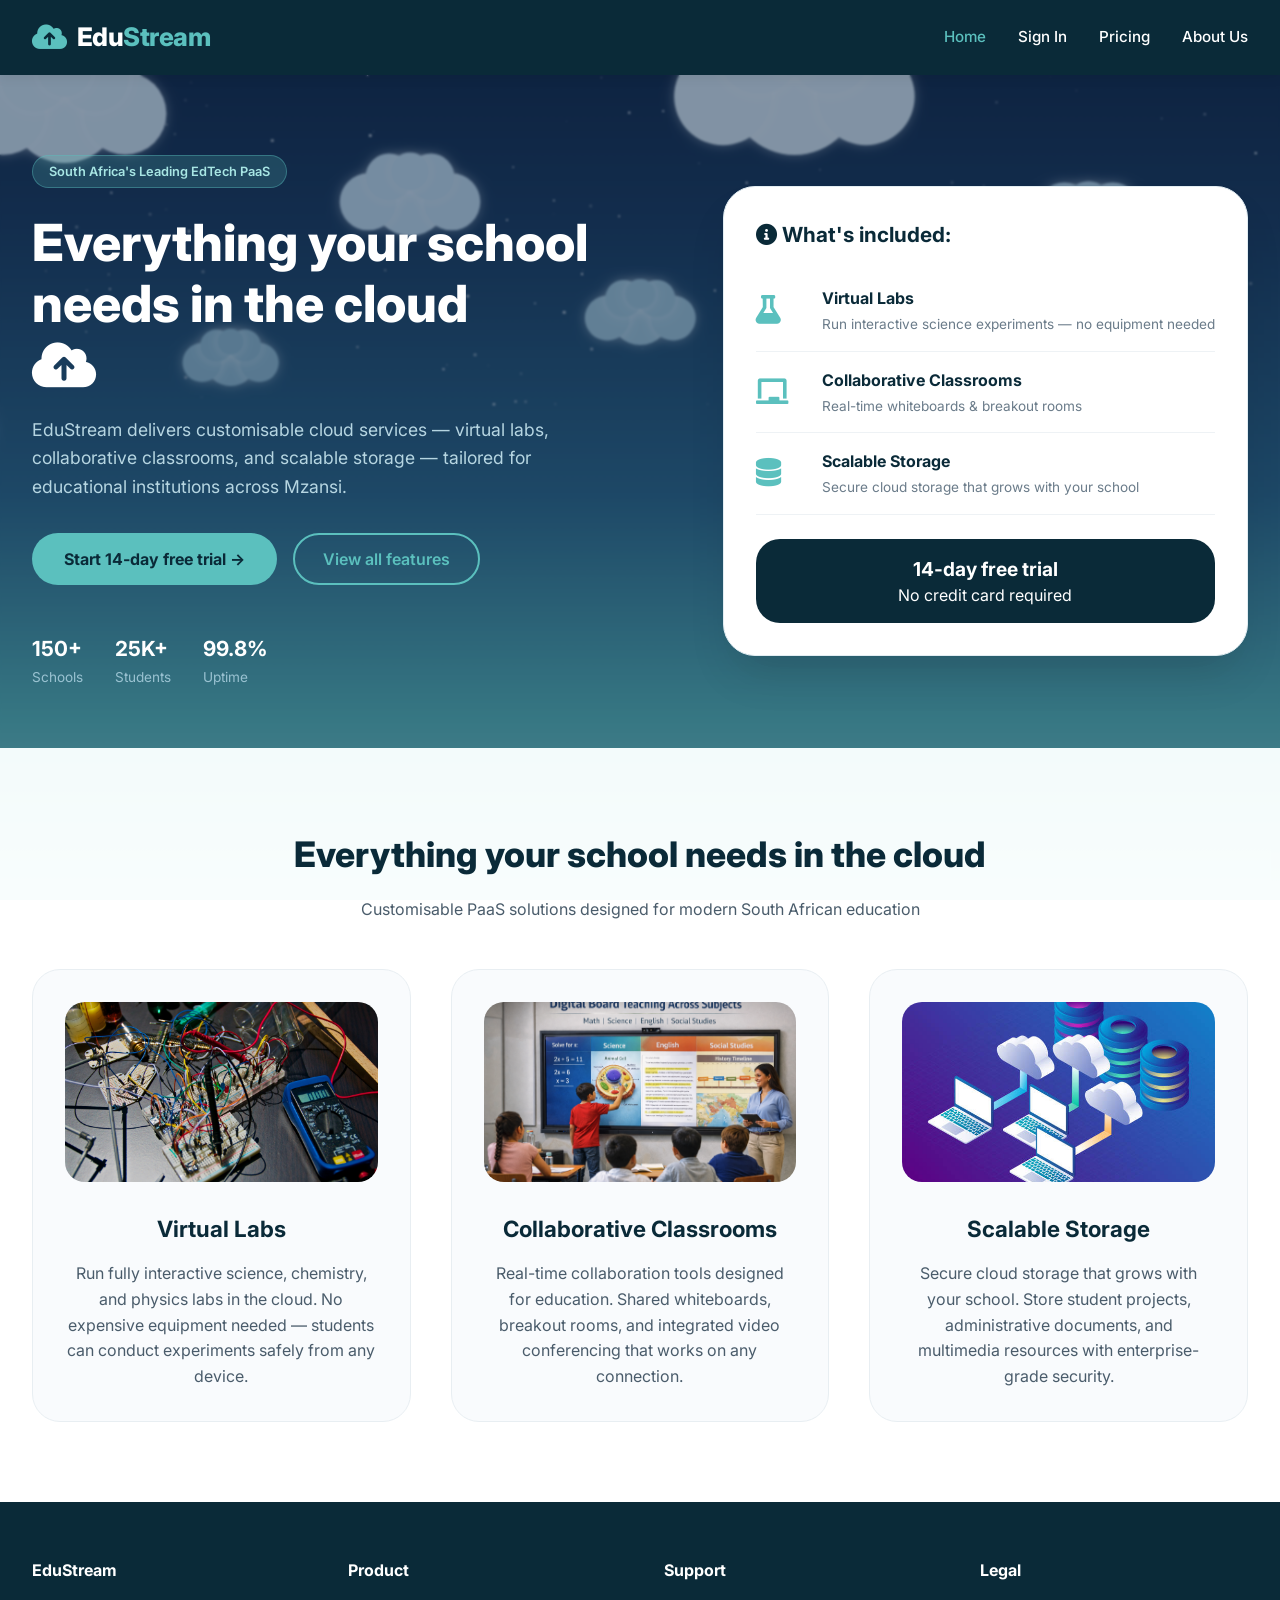
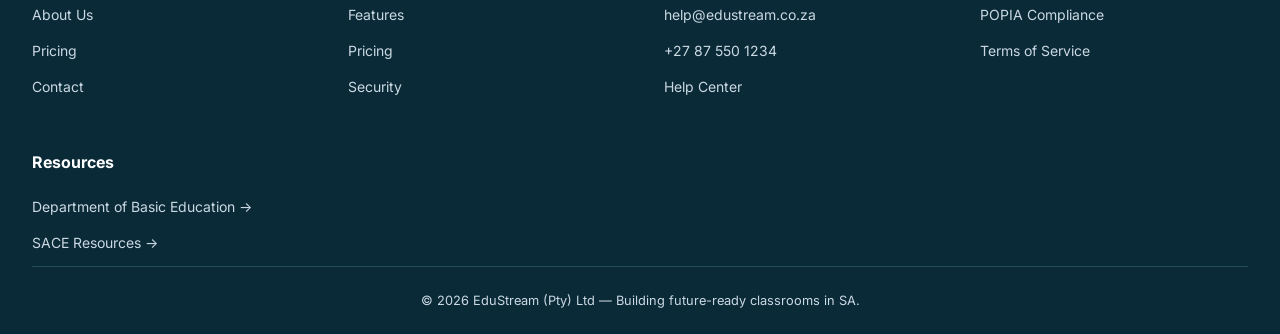
<file: index.html>
<!DOCTYPE html>
<html lang="en">
<head>
  <meta charset="UTF-8">
  <meta name="viewport" content="width=device-width, initial-scale=1.0">
  <title>EduStream — Home </title>
  <link rel="icon" type="image/png" href="Images\cloud-computing logo.png">
  <link rel="stylesheet" href="style.css">
  <link href="https://fonts.googleapis.com/css2?family=Inter:wght@300;400;500;600;700;800&display=swap" rel="stylesheet">
  <link rel="stylesheet" href="https://cdnjs.cloudflare.com/ajax/libs/font-awesome/6.0.0-beta3/css/all.min.css">
  <style>
    /* Additional styles for feature images - add to style.css */
    .feature-card {
      background: #f9fbfd;
      padding: 32px;
      border-radius: 28px;
      transition: all 0.3s ease;
      border: 1px solid #e8eef2;
      text-align: center;
      overflow: hidden;
    }

    .feature-image {
      width: 100%;
      height: 180px;
      object-fit: cover;
      border-radius: 20px;
      margin-bottom: 24px;
      transition: all 0.3s ease;
    }

    .feature-card:hover {
      transform: translateY(-6px);
      background: #0A2A38;
      border-color: #5bc0be;
    }

    .feature-card:hover .feature-image {
      transform: scale(1.02);
      box-shadow: 0 10px 25px -5px rgba(0,0,0,0.2);
    }

    .feature-card:hover h3,
    .feature-card:hover p {
      color: white;
    }

    .feature-card h3 {
      font-size: 1.4rem;
      margin-bottom: 16px;
      color: #0A2A38;
      transition: color 0.2s;
    }

    .feature-card p {
      color: #4a5c6b;
      line-height: 1.6;
      transition: color 0.2s;
    }
  </style>
</head>
<body>

  <!-- Animated cloud sky background -->
  <canvas id="skyBg" style="position:fixed;top:0;left:0;width:100%;height:100%;z-index:0;pointer-events:none;"></canvas>
  <script>
    (function() {
      const canvas = document.getElementById('skyBg');
      const ctx = canvas.getContext('2d');
      let W, H, clouds, stars;

      function resize() {
        W = canvas.width = window.innerWidth;
        H = canvas.height = window.innerHeight;
        drawStars();
      }

      function drawStars() {
        stars = [];
        for (let i = 0; i < 120; i++) {
          stars.push({
            x: Math.random() * W,
            y: Math.random() * H * 0.45,
            r: Math.random() * 1.3 + 0.3,
            a: Math.random() * 0.8 + 0.2
          });
        }
      }

      function createClouds() {
        clouds = [
          {x:W*0.05, y:H*0.12, s:55, speed:0.22, color:'#ddeef8'},
          {x:W*0.32, y:H*0.22, s:38, speed:0.14, color:'#cce5f4'},
          {x:W*0.62, y:H*0.10, s:65, speed:0.28, color:'#e2f1f9'},
          {x:W*0.85, y:H*0.26, s:44, speed:0.18, color:'#bbdaec'},
          {x:W*0.50, y:H*0.35, s:30, speed:0.10, color:'#a8cedf'},
          {x:W*0.18, y:H*0.40, s:26, speed:0.08, color:'#97c2d6'},
          {x:W*0.78, y:H*0.42, s:32, speed:0.12, color:'#88b8cc'},
          {x:W*1.15, y:H*0.18, s:50, speed:0.20, color:'#d0e8f5'},
        ];
      }

      function drawCloudShape(x, y, s, color) {
        const puffs = [
          [0, 0, s],
          [s*1.1, s*0.1, s*0.75],
          [-s*1.1, s*0.1, s*0.75],
          [s*0.55, -s*0.55, s*0.62],
          [-s*0.55, -s*0.55, s*0.62],
          [0, -s*0.7, s*0.5]
        ];
        ctx.fillStyle = color;
        ctx.shadowColor = 'rgba(255,255,255,0.4)';
        ctx.shadowBlur = 12;
        puffs.forEach(([px, py, pr]) => {
          ctx.beginPath();
          ctx.arc(x + px, y + py, pr, 0, Math.PI * 2);
          ctx.fill();
        });
        ctx.shadowBlur = 0;
      }

      function drawSky() {
        const grad = ctx.createLinearGradient(0, 0, 0, H);
        grad.addColorStop(0, '#0d1f3c');
        grad.addColorStop(0.25, '#1a3a5c');
        grad.addColorStop(0.55, '#2d6a8a');
        grad.addColorStop(0.8, '#5bc0be');
        grad.addColorStop(1, '#a8e6e4');
        ctx.fillStyle = grad;
        ctx.fillRect(0, 0, W, H);
      }

      function animate() {
        drawSky();

        // Stars
        stars.forEach(s => {
          ctx.beginPath();
          ctx.arc(s.x, s.y, s.r, 0, Math.PI * 2);
          ctx.fillStyle = `rgba(255,255,255,${s.a})`;
          ctx.fill();
        });

        // Clouds
        clouds.forEach(c => {
          drawCloudShape(c.x, c.y, c.s, c.color);
          c.x += c.speed;
          if (c.x - c.s * 2 > W) {
            c.x = -c.s * 2;
            c.y = Math.random() * H * 0.5;
          }
        });

        requestAnimationFrame(animate);
      }

      resize();
      createClouds();
      animate();
      window.addEventListener('resize', () => { resize(); createClouds(); });
    })();
  </script>

  <header class="site-header" style="position:sticky;z-index:100;">
    <div class="container header-flex">
      <div class="logo-area">
        <i class="fas fa-cloud-upload-alt cloud-logo"></i>
        <span class="logo-text">Edu<span>Stream</span></span>
      </div>
      <nav class="main-nav">
        <a href="index.html" class="active">Home</a>  
        <a href="SigninRegister.html">Sign In</a>
        <a href="pricing.html">Pricing</a>
        <a href="about.html">About Us</a>
      </nav>
    </div>
  </header>

  <main>
    <section class="hero">
      <div class="container">
        <div class="hero-grid">
          <div class="hero-content">
            <div class="hero-badge">South Africa's Leading EdTech PaaS</div>
            <h1 class="floating-text">
  Everything your school needs in the cloud
  <div class="cloud-icon-wrapper">
    <i class="fas fa-cloud-upload-alt floating-cloud"></i>
  </div>
</h1>
            <p class="hero-description">EduStream delivers customisable cloud services — virtual labs, collaborative classrooms, and scalable storage — tailored for educational institutions across Mzansi.</p>
            <div class="hero-buttons">
              <a href="SigninRegister.html" class="btn-primary">Start 14-day free trial →</a>
              <a href="pricing.html" class="btn-outline">View all features</a>
            </div>
            <div class="hero-stats">
              <div><strong>150+</strong><span>Schools</span></div>
              <div><strong>25K+</strong><span>Students</span></div>
              <div><strong>99.8%</strong><span>Uptime</span></div>
            </div>
          </div>
          <div class="hero-visual">
    <div class="visual-card floating-section">
    <h3><i class="fas fa-info-circle"></i> What's included:</h3>
    <div class="feature-highlight">
      <i class="fas fa-flask"></i>
      <div>
        <h4>Virtual Labs</h4>
        <p>Run interactive science experiments — no equipment needed</p>
      </div>
    </div>
    <div class="feature-highlight">
      <i class="fas fa-chalkboard"></i>
      <div>
        <h4>Collaborative Classrooms</h4>
        <p>Real-time whiteboards & breakout rooms</p>
      </div>
    </div>
    <div class="feature-highlight">
      <i class="fas fa-database"></i>
      <div>
        <h4>Scalable Storage</h4>
        <p>Secure cloud storage that grows with your school</p>
      </div>
    </div>
    <div class="free-trial-badge pulse-badge">
      <span>14-day free trial</span><br>
      No credit card required
    </div>
  </div>
</div>
          </div>
        </div>
      </div>
    </section>

    <section class="features-section">
      <div class="container">
        <h2 class="section-title">Everything your school needs in the cloud</h2>
        <p class="section-subtitle">Customisable PaaS solutions designed for modern South African education</p>
        <div class="features-grid">
          <div class="feature-card">
            <img src="Images/Virtual lab.jpg" alt="Virtual Labs" class="feature-image">
            <h3>Virtual Labs</h3>
            <p>Run fully interactive science, chemistry, and physics labs in the cloud. No expensive equipment needed — students can conduct experiments safely from any device.</p>
          </div>
          <div class="feature-card">
            <img src="Images/Interactive learning in a classroom.png" alt="Collaborative Classrooms" class="feature-image">
            <h3>Collaborative Classrooms</h3>
            <p>Real-time collaboration tools designed for education. Shared whiteboards, breakout rooms, and integrated video conferencing that works on any connection.</p>
          </div>
          <div class="feature-card">
            <img src="Images/Cloud.jpg" alt="Scalable Storage" class="feature-image">
            <h3>Scalable Storage</h3>
            <p>Secure cloud storage that grows with your school. Store student projects, administrative documents, and multimedia resources with enterprise-grade security.</p>
          </div>
        </div>
      </div>
    </section>
  </main>

  <footer class="site-footer">
    <div class="container">
      <div class="footer-grid">
        <div class="footer-col">
          <h4>EduStream</h4>
          <ul>
            <li><a href="about.html">About Us</a></li>
            <li><a href="pricing.html">Pricing</a></li>
            <li><a href="about.html">Contact</a></li>
          </ul>
        </div>
        <div class="footer-col">
          <h4>Product</h4>
          <ul>
            <li><a href="#">Features</a></li>
            <li><a href="pricing.html">Pricing</a></li>
            <li><a href="#">Security</a></li>
          </ul>
        </div>
        <div class="footer-col">
          <h4>Support</h4>
          <ul>
            <li><a href="mailto:help@edustream.co.za">help@edustream.co.za</a></li>
            <li><a href="#">+27 87 550 1234</a></li>
            <li><a href="#">Help Center</a></li>
          </ul>
        </div>
        <div class="footer-col">
          <h4>Legal</h4>
          <ul>
            <li><a href="#">POPIA Compliance</a></li>
            <li><a href="#">Terms of Service</a></li>
          </ul>
        </div>
      </div>
     <div class="footer-col">
  <h4>Resources</h4>
  <ul>
    <li><a href="https://www.education.gov.za" target="_blank">Department of Basic Education →</a></li>
    <li><a href="https://www.sace.org.za" target="_blank">SACE Resources →</a></li>
  </ul>
</div>
      <div class="footer-bottom">
        <p>&copy; 2026 EduStream (Pty) Ltd — Building future-ready classrooms in SA.</p>
      </div>
    </div>

  </footer>

</body>
</html>
</file>
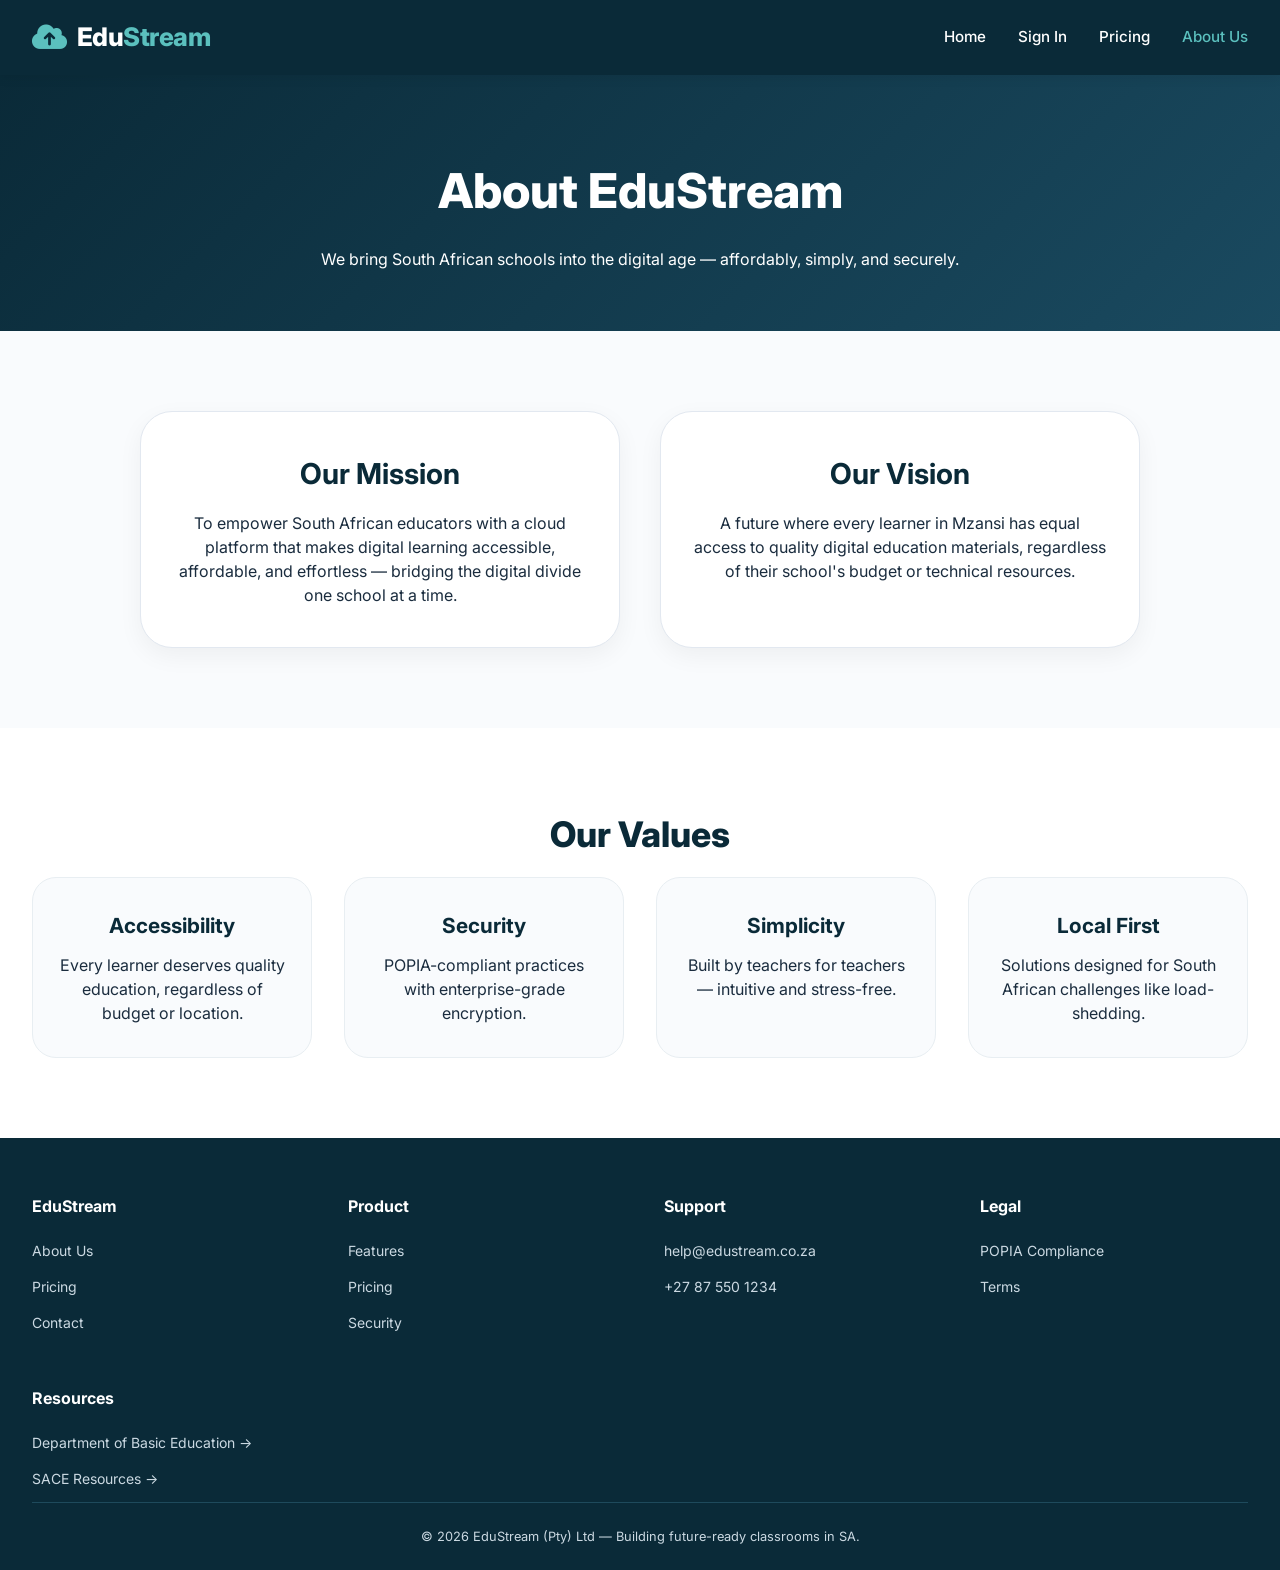
<file: about.html>
<!DOCTYPE html>
<html lang="en">
<head>
  <meta charset="UTF-8">
  <meta name="viewport" content="width=device-width, initial-scale=1.0">
  <title>EduStream — About Us | Cloud PaaS for SA Schools</title>
  <link rel="icon" type="image/png" href="Images\cloud-computing logo.png">
  <link rel="stylesheet" href="style.css">
  <link href="https://fonts.googleapis.com/css2?family=Inter:wght@300;400;500;600;700;800&display=swap" rel="stylesheet">
  <link rel="stylesheet" href="https://cdnjs.cloudflare.com/ajax/libs/font-awesome/6.0.0-beta3/css/all.min.css">
</head>
<body>

  <header class="site-header">
    <div class="container header-flex">
      <div class="logo-area">
        <i class="fas fa-cloud-upload-alt cloud-logo"></i>
        <span class="logo-text">Edu<span>Stream</span></span>
      </div>
      <nav class="main-nav">
        <a href="index.html">Home</a>
        <a href="SigninRegister.html">Sign In</a>
        <a href="pricing.html">Pricing</a>
        <a href="about.html" class="active">About Us</a>
      </nav>
    </div>
  </header>

  <main>
    <section class="about-hero">
      <div class="container">
        <h1>About EduStream</h1>
        <p>We bring South African schools into the digital age — affordably, simply, and securely.</p>
      </div>
    </section>

    <section class="mission-vision">
      <div class="container">
        <div class="mv-grid">
          <div class="mv-card">
            <h2>Our Mission</h2>
            <p>To empower South African educators with a cloud platform that makes digital learning accessible, affordable, and effortless — bridging the digital divide one school at a time.</p>
          </div>
          <div class="mv-card">
            <h2>Our Vision</h2>
            <p>A future where every learner in Mzansi has equal access to quality digital education materials, regardless of their school's budget or technical resources.</p>
          </div>
        </div>
      </div>
    </section>

    <section class="values-section">
      <div class="container">
        <h2 class="section-title">Our Values</h2>
        <div class="values-grid">
          <div class="value-card">
            <h3>Accessibility</h3>
            <p>Every learner deserves quality education, regardless of budget or location.</p>
          </div>
          <div class="value-card">
            <h3>Security</h3>
            <p>POPIA-compliant practices with enterprise-grade encryption.</p>
          </div>
          <div class="value-card">
            <h3>Simplicity</h3>
            <p>Built by teachers for teachers — intuitive and stress-free.</p>
          </div>
          <div class="value-card">
            <h3>Local First</h3>
            <p>Solutions designed for South African challenges like load-shedding.</p>
          </div>
        </div>
      </div>
    </section>
  </main>

  <footer class="site-footer">
    <div class="container">
      <div class="footer-grid">
        <div class="footer-col">
          <h4>EduStream</h4>
          <ul>
            <li><a href="about.html">About Us</a></li>
            <li><a href="pricing.html">Pricing</a></li>
            <li><a href="SigninRegister.html">Contact</a></li>
          </ul>
        </div>
        <div class="footer-col">
          <h4>Product</h4>
          <ul>
            <li><a href="#">Features</a></li>
            <li><a href="pricing.html">Pricing</a></li>
            <li><a href="#">Security</a></li>
          </ul>
        </div>
        <div class="footer-col">
          <h4>Support</h4>
          <ul>
            <li><a href="mailto:help@edustream.co.za">help@edustream.co.za</a></li>
            <li><a href="#">+27 87 550 1234</a></li>
          </ul>
        </div>
        <div class="footer-col">
          <h4>Legal</h4>
          <ul>
            <li><a href="#">POPIA Compliance</a></li>
            <li><a href="#">Terms</a></li>
          </ul>
        </div>
      </div>
      <div class="footer-col">
  <h4>Resources</h4>
  <ul>
    <li><a href="https://www.education.gov.za" target="_blank">Department of Basic Education →</a></li>
    <li><a href="https://www.sace.org.za" target="_blank">SACE Resources →</a></li>
  </ul>
</div>
      <div class="footer-bottom">
        <p>&copy; 2026 EduStream (Pty) Ltd — Building future-ready classrooms in SA.</p>
      </div>
    </div>
  </footer>

</body>
</html>
</file>
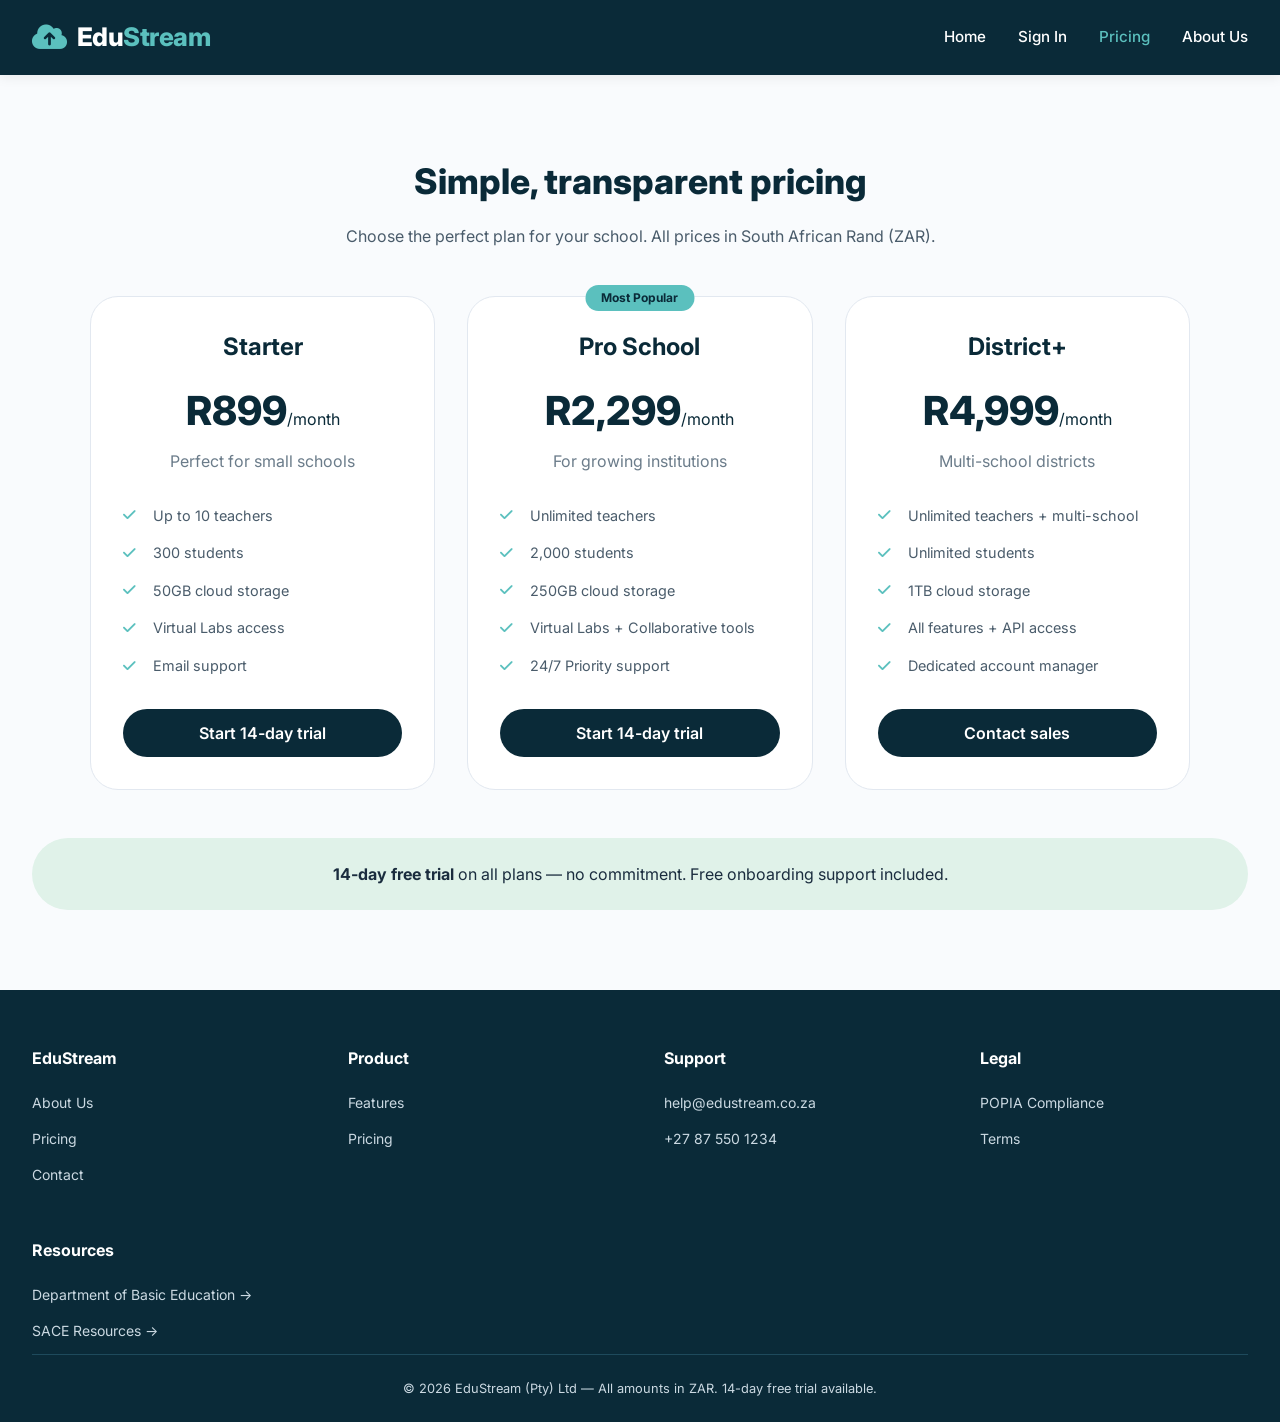
<file: pricing.html>
<!DOCTYPE html>
<html lang="en">
<head>
  <meta charset="UTF-8">
  <meta name="viewport" content="width=device-width, initial-scale=1.0">
  <title>EduStream — Pricing | Cloud PaaS for SA Schools</title>
  <link rel="icon" type="image/png" href="Images\cloud-computing logo.png">
  <link rel="stylesheet" href="style.css">
  <link href="https://fonts.googleapis.com/css2?family=Inter:wght@300;400;500;600;700;800&display=swap" rel="stylesheet">
  <link rel="stylesheet" href="https://cdnjs.cloudflare.com/ajax/libs/font-awesome/6.0.0-beta3/css/all.min.css">
</head>
<body>

  <header class="site-header">
    <div class="container header-flex">
      <div class="logo-area">
        <i class="fas fa-cloud-upload-alt cloud-logo"></i>
        <span class="logo-text">Edu<span>Stream</span></span>
      </div>
      <nav class="main-nav">
        <a href="index.html">Home</a>
        <a href="SigninRegister.html">Sign In</a>
        <a href="pricing.html" class="active">Pricing</a>
        <a href="about.html">About Us</a>
       
      </nav>
    </div>
  </header>

  <main>
    <section class="pricing-section">
      <div class="container">
        <h2 class="section-title">Simple, transparent pricing</h2>
        <p class="section-subtitle">Choose the perfect plan for your school. All prices in South African Rand (ZAR).</p>
        <div class="pricing-grid">
          <div class="pricing-card">
            <h3>Starter</h3>
            <div class="price">R899<span>/month</span></div>
            <p>Perfect for small schools</p>
            <ul class="pricing-features">
              <li><i class="fas fa-check"></i> Up to 10 teachers</li>
              <li><i class="fas fa-check"></i> 300 students</li>
              <li><i class="fas fa-check"></i> 50GB cloud storage</li>
              <li><i class="fas fa-check"></i> Virtual Labs access</li>
              <li><i class="fas fa-check"></i> Email support</li>
            </ul>
            <a href="SigninRegister.html" class="btn-pricing">Start 14-day trial</a>
          </div>
          <div class="pricing-card">
            <div class="popular-tag">Most Popular</div>
            <h3>Pro School</h3>
            <div class="price">R2,299<span>/month</span></div>
            <p>For growing institutions</p>
            <ul class="pricing-features">
              <li><i class="fas fa-check"></i> Unlimited teachers</li>
              <li><i class="fas fa-check"></i> 2,000 students</li>
              <li><i class="fas fa-check"></i> 250GB cloud storage</li>
              <li><i class="fas fa-check"></i> Virtual Labs + Collaborative tools</li>
              <li><i class="fas fa-check"></i> 24/7 Priority support</li>
            </ul>
            <a href="SigninRegister.html" class="btn-pricing">Start 14-day trial</a>
          </div>
          <div class="pricing-card">
            <h3>District+</h3>
            <div class="price">R4,999<span>/month</span></div>
            <p>Multi-school districts</p>
            <ul class="pricing-features">
              <li><i class="fas fa-check"></i> Unlimited teachers + multi-school</li>
              <li><i class="fas fa-check"></i> Unlimited students</li>
              <li><i class="fas fa-check"></i> 1TB cloud storage</li>
              <li><i class="fas fa-check"></i> All features + API access</li>
              <li><i class="fas fa-check"></i> Dedicated account manager</li>
            </ul>
            <a href="about.html" class="btn-pricing">Contact sales</a>
          </div>
        </div>
        <div class="free-trial-note">
          <p><strong>14-day free trial</strong> on all plans — no commitment. Free onboarding support included.</p>
        </div>
      </div>
    </section>
  </main>

  <footer class="site-footer">
    <div class="container">
      <div class="footer-grid">
        <div class="footer-col">
          <h4>EduStream</h4>
          <ul>
            <li><a href="about.html">About Us</a></li>
            <li><a href="pricing.html">Pricing</a></li>
            <li><a href="about.html">Contact</a></li>
          </ul>
        </div>
        <div class="footer-col">
          <h4>Product</h4>
          <ul>
            <li><a href="#">Features</a></li>
            <li><a href="pricing.html">Pricing</a></li>
          </ul>
        </div>
        <div class="footer-col">
          <h4>Support</h4>
          <ul>
            <li><a href="mailto:help@edustream.co.za">help@edustream.co.za</a></li>
            <li><a href="#">+27 87 550 1234</a></li>
          </ul>
        </div>
        <div class="footer-col">
          <h4>Legal</h4>
          <ul>
            <li><a href="#">POPIA Compliance</a></li>
            <li><a href="#">Terms</a></li>
          </ul>
        </div>
      </div>
      <div class="footer-col">
  <h4>Resources</h4>
  <ul>
    <li><a href="https://www.education.gov.za" target="_blank">Department of Basic Education →</a></li>
    <li><a href="https://www.sace.org.za" target="_blank">SACE Resources →</a></li>
  </ul>
</div>
      <div class="footer-bottom">
        <p>&copy; 2026 EduStream (Pty) Ltd — All amounts in ZAR. 14-day free trial available.</p>
      </div>
    </div>
  </footer>

</body>
</html>
</file>
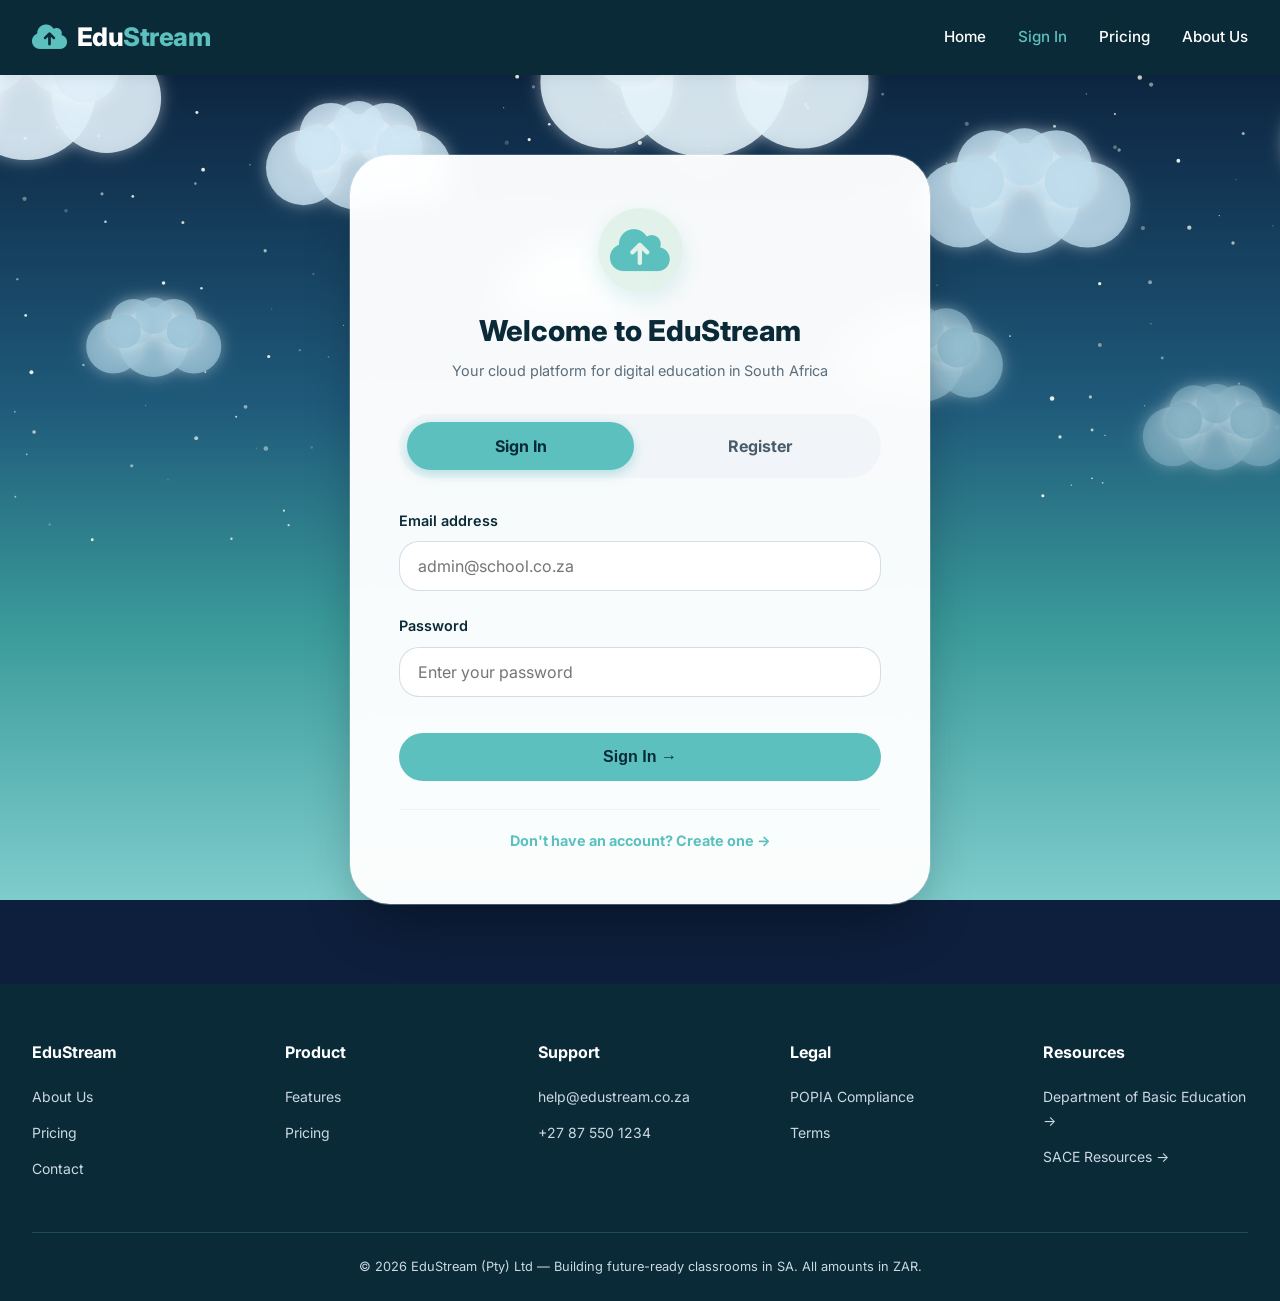
<file: SigninRegister.html>
<!DOCTYPE html>
<html lang="en">
<head>
  <meta charset="UTF-8">
  <meta name="viewport" content="width=device-width, initial-scale=1.0, viewport-fit=cover">
  <title>EduStream — Sign In & Register | Cloud PaaS for SA Schools</title>
  <link rel="icon" type="image/png" href="Images\cloud-computing logo.png">
  <link rel="stylesheet" href="style.css">
  <link href="https://fonts.googleapis.com/css2?family=Inter:wght@300;400;500;600;700;800&display=swap" rel="stylesheet">
  <link rel="stylesheet" href="https://cdnjs.cloudflare.com/ajax/libs/font-awesome/6.0.0-beta3/css/all.min.css">
  <style>
    /* Reset and base */
    * {
      margin: 0;
      padding: 0;
      box-sizing: border-box;
    }

    body {
      font-family: 'Inter', system-ui, -apple-system, sans-serif;
      background: #0d1f3c;
      color: #1a2c3e;
      line-height: 1.5;
      min-height: 100vh;
    }

    /* Fixed animated background */
    .animated-bg-fixed {
      position: fixed;
      top: 0;
      left: 0;
      width: 100%;
      height: 100%;
      z-index: 0;
      pointer-events: none;
    }

    canvas#skyBg {
      position: fixed;
      top: 0;
      left: 0;
      width: 100%;
      height: 100%;
      z-index: 0;
      pointer-events: none;
      display: block;
    }

    /* Header - solid background on top of canvas */
    .site-header {
      position: relative;
      z-index: 20;
      background: #0A2A38;
      padding: 18px 0;
      box-shadow: 0 2px 12px rgba(0,0,0,0.08);
    }

    .container {
      max-width: 1280px;
      margin: 0 auto;
      padding: 0 32px;
    }

    .header-flex {
      display: flex;
      justify-content: space-between;
      align-items: center;
      flex-wrap: wrap;
      gap: 20px;
    }

    .logo-area {
      display: flex;
      align-items: center;
      gap: 10px;
    }

    .cloud-logo {
      font-size: 28px;
      color: #5bc0be;
    }

    .logo-text {
      font-size: 1.6rem;
      font-weight: 800;
      color: white;
      letter-spacing: -0.02em;
    }

    .logo-text span {
      color: #5bc0be;
    }

    .main-nav {
      display: flex;
      gap: 32px;
      align-items: center;
      flex-wrap: wrap;
    }

    .main-nav a {
      color: white;
      text-decoration: none;
      font-weight: 500;
      font-size: 0.95rem;
      transition: color 0.2s;
      padding: 8px 0;
    }

    .main-nav a:hover,
    .main-nav a.active {
      color: #5bc0be;
    }

    /* Sign In & Register Section */
    .auth-section {
      position: relative;
      z-index: 10;
      padding: 80px 0;
      min-height: calc(100vh - 300px);
      display: flex;
      align-items: center;
      justify-content: center;
    }

    .auth-container {
      max-width: 580px;
      width: 90%;
      margin: 0 auto;
    }

    /* Auth Card */
    .auth-card {
      background: rgba(255, 255, 255, 0.97);
      backdrop-filter: blur(12px);
      border-radius: 40px;
      padding: 52px 48px;
      box-shadow: 0 30px 60px -20px rgba(0, 0, 0, 0.4), 0 0 0 1px rgba(255,255,255,0.2);
      border: 1px solid rgba(255,255,255,0.4);
      transition: transform 0.3s ease, box-shadow 0.3s ease;
    }

    .auth-card:hover {
      transform: translateY(-5px);
      box-shadow: 0 40px 70px -20px rgba(0, 0, 0, 0.5);
    }

    /* Welcome Header - MOVED TO TOP OF BUTTONS */
    .welcome-header {
      text-align: center;
      margin-bottom: 32px;
    }

    .welcome-icon {
      font-size: 3rem;
      color: #5bc0be;
      background: rgba(224, 242, 233, 0.9);
      width: 85px;
      height: 85px;
      border-radius: 50%;
      display: inline-flex;
      align-items: center;
      justify-content: center;
      margin-bottom: 16px;
      box-shadow: 0 8px 20px rgba(91,192,190,0.2);
    }

    .welcome-header h2 {
      font-size: 1.8rem;
      font-weight: 800;
      color: #0A2A38;
      margin-bottom: 8px;
    }

    .welcome-header p {
      color: #5a6e7e;
      font-size: 0.9rem;
    }

    /* Auth Tabs - Now below welcome header */
    .auth-tabs {
      display: flex;
      gap: 12px;
      margin-bottom: 32px;
      background: rgba(241, 245, 249, 0.9);
      padding: 8px;
      border-radius: 60px;
    }

    .tab-btn {
      flex: 1;
      padding: 14px 24px;
      border: none;
      background: transparent;
      font-size: 1rem;
      font-weight: 700;
      cursor: pointer;
      border-radius: 50px;
      transition: all 0.3s ease;
      color: #4a5c6b;
      font-family: inherit;
    }

    .tab-btn.active {
      background: #5bc0be;
      color: #0A2A38;
      box-shadow: 0 4px 12px rgba(91,192,190,0.4);
    }

    .tab-btn:hover:not(.active) {
      background: rgba(226, 232, 240, 0.9);
    }

    .auth-form {
      display: none;
    }

    .auth-form.active {
      display: block;
      animation: fadeIn 0.4s ease;
    }

    @keyframes fadeIn {
      from { opacity: 0; transform: translateY(10px); }
      to { opacity: 1; transform: translateY(0); }
    }

    .input-group {
      margin-bottom: 24px;
    }

    .input-group label {
      display: block;
      font-weight: 600;
      margin-bottom: 10px;
      color: #0A2A38;
      font-size: 0.9rem;
    }

    .input-group input,
    .input-group select {
      width: 100%;
      padding: 14px 18px;
      border: 1px solid rgba(203, 213, 225, 0.8);
      border-radius: 20px;
      font-size: 1rem;
      font-family: inherit;
      transition: all 0.2s;
      background: rgba(255, 255, 255, 0.95);
    }

    .input-group input:focus,
    .input-group select:focus {
      outline: none;
      border-color: #5bc0be;
      box-shadow: 0 0 0 4px rgba(91,192,190,0.2);
      background: white;
    }

    /* Sign In Button - DARK BLUE HOVER */
    .auth-btn {
      width: 100%;
      background: #5bc0be;
      color: #0A2A38;
      border: none;
      padding: 15px;
      border-radius: 50px;
      font-weight: 800;
      font-size: 1rem;
      cursor: pointer;
      transition: all 0.3s ease;
      margin-top: 12px;
    }

    .auth-btn:hover {
      background: #0A2A38;
      color: white;
      transform: translateY(-3px);
      box-shadow: 0 8px 25px rgba(10,42,56,0.4);
    }

    .form-footer {
      text-align: center;
      margin-top: 28px;
      padding-top: 20px;
      border-top: 1px solid rgba(238, 242, 245, 0.9);
      font-size: 0.9rem;
      color: #4a5c6b;
    }

    .form-footer a {
      color: #5bc0be;
      text-decoration: none;
      font-weight: 700;
    }

    .form-footer a:hover {
      text-decoration: underline;
    }

    /* Footer */
    .site-footer {
      position: relative;
      z-index: 20;
      background: #0A2A38;
      color: #cbd9e2;
      padding: 56px 0 24px;
    }

    .footer-grid {
      display: grid;
      grid-template-columns: repeat(auto-fit, minmax(200px, 1fr));
      gap: 48px;
      margin-bottom: 40px;
    }

    .footer-col h4 {
      color: white;
      margin-bottom: 20px;
      font-size: 1rem;
    }

    .footer-col ul {
      list-style: none;
    }

    .footer-col li {
      margin-bottom: 12px;
    }

    .footer-col a {
      color: #cbd9e2;
      text-decoration: none;
      font-size: 0.875rem;
    }

    .footer-col a:hover {
      color: #5bc0be;
    }

    .footer-bottom {
      text-align: center;
      padding-top: 24px;
      border-top: 1px solid #1e4a5c;
      font-size: 0.8rem;
    }

    @media (max-width: 640px) {
      .container {
        padding: 0 20px;
      }
      .auth-card {
        padding: 36px 28px;
      }
      .welcome-header h2 {
        font-size: 1.5rem;
      }
      .welcome-icon {
        width: 65px;
        height: 65px;
        font-size: 2.2rem;
      }
      .tab-btn {
        padding: 10px 16px;
        font-size: 0.85rem;
      }
    }

    @media (max-width: 480px) {
      .auth-card {
        padding: 28px 20px;
      }
      .welcome-header h2 {
        font-size: 1.3rem;
      }
      .input-group input,
      .input-group select {
        padding: 12px 14px;
      }
    }
  </style>
</head>
<body>

  <!-- Fixed animated cloud sky background (full screen) -->
  <canvas id="skyBg" class="animated-bg-fixed"></canvas>

 <header class="site-header" style="position:sticky;z-index:100;">
    <div class="container header-flex">
      <div class="logo-area">
        <i class="fas fa-cloud-upload-alt cloud-logo"></i>
        <span class="logo-text">Edu<span>Stream</span></span>
      </div>
      <nav class="main-nav">
        <a href="index.html">Home</a>
        <a href="SigninRegister.html" class="active">Sign In</a>
        <a href="pricing.html">Pricing</a>
        <a href="about.html">About Us</a>
      </nav>
    </div>
  </header>

  <main>
    <section class="auth-section">
      <div class="auth-container">
        <div class="auth-card">
          <!-- Welcome Header - MOVED TO TOP OF BUTTONS -->
          <div class="welcome-header">
            <div class="welcome-icon">
              <i class="fas fa-cloud-upload-alt"></i>
            </div>
            <h2>Welcome to EduStream</h2>
            <p>Your cloud platform for digital education in South Africa</p>
          </div>

          <!-- Auth Tabs - Below Welcome Header -->
          <div class="auth-tabs">
            <button class="tab-btn active" id="signinTab">Sign In</button>
            <button class="tab-btn" id="registerTab">Register</button>
          </div>

          <!-- Sign In Form -->
          <div class="auth-form active" id="signinForm">
            <div class="input-group">
              <label>Email address</label>
              <input type="email" id="signinEmail" placeholder="admin@school.co.za" required>
            </div>
            <div class="input-group">
              <label>Password</label>
              <input type="password" id="signinPassword" placeholder="Enter your password" required>
            </div>
            <button type="submit" class="auth-btn" id="signinBtn">Sign In →</button>
            <div class="form-footer">
              <a href="#" id="switchToRegister">Don't have an account? Create one →</a>
            </div>
          </div>

          <!-- Register Form -->
          <div class="auth-form" id="registerForm">
            <div class="input-group">
              <label>School name</label>
              <input type="text" id="schoolName" placeholder="e.g., Soweto Academy" required>
            </div>
            <div class="input-group">
              <label>School email</label>
              <input type="email" id="registerEmail" placeholder="admin@school.co.za" required>
            </div>
            <div class="input-group">
              <label>Phone number</label>
              <input type="tel" id="phone" placeholder="+27 82 123 4567">
            </div>
            <div class="input-group">
              <label>Password</label>
              <input type="password" id="registerPassword" placeholder="Create a password" required>
            </div>
            <div class="input-group">
              <label>Select your plan</label>
              <select id="planSelect">
                <option value="Starter">Starter — R899/month (up to 10 teachers, 300 students)</option>
                <option value="Pro School">Pro School — R2,299/month (unlimited teachers, 2,000 students)</option>
                <option value="District+">District+ — R4,999/month (unlimited teachers, unlimited students)</option>
              </select>
            </div>
            <button type="submit" class="auth-btn" id="registerBtn">Start 14-day free trial →</button>
            <div class="form-footer">
              <a href="#" id="switchToSignin">Already have an account? Sign In →</a>
            </div>
          </div>
        </div>
      </div>
    </section>
  </main>

  <footer class="site-footer">
    <div class="container">
      <div class="footer-grid">
        <div class="footer-col">
          <h4>EduStream</h4>
          <ul>
            <li><a href="about.html">About Us</a></li>
            <li><a href="pricing.html">Pricing</a></li>
            <li><a href="register.html">Contact</a></li>
          </ul>
        </div>
        <div class="footer-col">
          <h4>Product</h4>
          <ul>
            <li><a href="#">Features</a></li>
            <li><a href="pricing.html">Pricing</a></li>
          </ul>
        </div>
        <div class="footer-col">
          <h4>Support</h4>
          <ul>
            <li><a href="mailto:help@edustream.co.za">help@edustream.co.za</a></li>
            <li><a href="#">+27 87 550 1234</a></li>
          </ul>
        </div>
        <div class="footer-col">
          <h4>Legal</h4>
          <ul>
            <li><a href="#">POPIA Compliance</a></li>
            <li><a href="#">Terms</a></li>
          </ul>
        </div>
        <div class="footer-col">
          <h4>Resources</h4>
          <ul>
            <li><a href="https://www.education.gov.za" target="_blank">Department of Basic Education →</a></li>
            <li><a href="https://www.sace.org.za" target="_blank">SACE Resources →</a></li>
          </ul>
        </div>
      </div>
      <div class="footer-bottom">
        <p>&copy; 2026 EduStream (Pty) Ltd — Building future-ready classrooms in SA. All amounts in ZAR.</p>
      </div>
    </div>
  </footer>

  <!-- Animated cloud sky background script -->
  <script>
    (function() {
      const canvas = document.getElementById('skyBg');
      const ctx = canvas.getContext('2d');
      let W, H, clouds, stars;

      function resize() {
        W = canvas.width = window.innerWidth;
        H = canvas.height = window.innerHeight;
        drawStars();
        createClouds();
      }

      function drawStars() {
        stars = [];
        for (let i = 0; i < 200; i++) {
          stars.push({
            x: Math.random() * W,
            y: Math.random() * H * 0.6,
            r: Math.random() * 1.8 + 0.5,
            a: Math.random() * 0.7 + 0.3,
            twinkle: Math.random() * 0.05 + 0.02
          });
        }
      }

      function createClouds() {
        clouds = [
          {x:W*0.02, y:H*0.10, s:70, speed:0.18, color:'rgba(221,238,248,0.85)'},
          {x:W*0.28, y:H*0.18, s:48, speed:0.12, color:'rgba(204,229,244,0.8)'},
          {x:W*0.55, y:H*0.08, s:85, speed:0.24, color:'rgba(226,241,249,0.85)'},
          {x:W*0.80, y:H*0.22, s:55, speed:0.15, color:'rgba(187,218,236,0.8)'},
          {x:W*0.45, y:H*0.32, s:40, speed:0.09, color:'rgba(168,206,223,0.75)'},
          {x:W*0.12, y:H*0.38, s:35, speed:0.07, color:'rgba(151,194,214,0.75)'},
          {x:W*0.72, y:H*0.40, s:42, speed:0.10, color:'rgba(136,184,204,0.7)'},
          {x:W*1.10, y:H*0.15, s:65, speed:0.20, color:'rgba(208,232,245,0.8)'},
          {x:W*-0.25, y:H*0.25, s:52, speed:0.14, color:'rgba(200,225,240,0.75)'},
          {x:W*0.95, y:H*0.48, s:38, speed:0.08, color:'rgba(120,170,190,0.65)'}
        ];
      }

      function drawCloudShape(x, y, s, color) {
        const puffs = [
          [0, 0, s],
          [s*1.15, s*0.12, s*0.78],
          [-s*1.15, s*0.12, s*0.78],
          [s*0.58, -s*0.58, s*0.65],
          [-s*0.58, -s*0.58, s*0.65],
          [0, -s*0.75, s*0.52],
          [s*0.85, -s*0.3, s*0.48],
          [-s*0.85, -s*0.3, s*0.48]
        ];
        ctx.fillStyle = color;
        ctx.shadowColor = 'rgba(255,255,255,0.5)';
        ctx.shadowBlur = 15;
        puffs.forEach(([px, py, pr]) => {
          ctx.beginPath();
          ctx.arc(x + px, y + py, pr, 0, Math.PI * 2);
          ctx.fill();
        });
        ctx.shadowBlur = 0;
      }

      function drawSky() {
        const grad = ctx.createLinearGradient(0, 0, 0, H);
        grad.addColorStop(0, '#0a1a33');
        grad.addColorStop(0.2, '#123553');
        grad.addColorStop(0.45, '#1f5a7a');
        grad.addColorStop(0.7, '#3a9b9a');
        grad.addColorStop(1, '#7fcdcd');
        ctx.fillStyle = grad;
        ctx.fillRect(0, 0, W, H);
      }

      function animate() {
        drawSky();

        stars.forEach(s => {
          ctx.beginPath();
          ctx.arc(s.x, s.y, s.r, 0, Math.PI * 2);
          const twinkleOpacity = s.a + Math.sin(Date.now() * s.twinkle) * 0.2;
          ctx.fillStyle = `rgba(255,255,240,${Math.min(0.9, Math.max(0.2, twinkleOpacity))})`;
          ctx.fill();
        });

        clouds.forEach(c => {
          drawCloudShape(c.x, c.y, c.s, c.color);
          c.x += c.speed;
          if (c.x - c.s * 2.5 > W) {
            c.x = -c.s * 2;
            c.y = Math.random() * H * 0.55;
          }
        });

        requestAnimationFrame(animate);
      }

      resize();
      animate();
      window.addEventListener('resize', () => { resize(); });
    })();
  </script>

  <script>
    // Tab switching
    const signinTab = document.getElementById('signinTab');
    const registerTab = document.getElementById('registerTab');
    const signinFormDiv = document.getElementById('signinForm');
    const registerFormDiv = document.getElementById('registerForm');

    signinTab.addEventListener('click', function() {
      signinTab.classList.add('active');
      registerTab.classList.remove('active');
      signinFormDiv.classList.add('active');
      registerFormDiv.classList.remove('active');
    });

    registerTab.addEventListener('click', function() {
      registerTab.classList.add('active');
      signinTab.classList.remove('active');
      registerFormDiv.classList.add('active');
      signinFormDiv.classList.remove('active');
    });

    document.getElementById('switchToRegister').addEventListener('click', function(e) {
      e.preventDefault();
      registerTab.click();
    });

    document.getElementById('switchToSignin').addEventListener('click', function(e) {
      e.preventDefault();
      signinTab.click();
    });

    // Sign In handler with dark blue hover effect
    document.getElementById('signinBtn').addEventListener('click', function() {
      const email = document.getElementById('signinEmail').value.trim();
      const password = document.getElementById('signinPassword').value;
      
      if (email && password) {
        if (email.includes('@')) {
          alert(`Welcome back! Redirecting to dashboard...`);
        } else {
          alert('Please enter a valid email address.');
        }
      } else {
        alert('Please fill in both email and password.');
      }
    });

    // Register handler
    document.getElementById('registerBtn').addEventListener('click', function() {
      const school = document.getElementById('schoolName').value.trim();
      const email = document.getElementById('registerEmail').value.trim();
      const password = document.getElementById('registerPassword').value;
      const plan = document.getElementById('planSelect').value;
      
      if (school && email && password) {
        if (email.includes('@')) {
          alert(`✅ Thank you ${school}! Your 14-day free trial for ${plan} has been requested. We've sent a confirmation to ${email}. Your EduStream portal will be ready within 24 hours.`);
          document.getElementById('schoolName').value = '';
          document.getElementById('registerEmail').value = '';
          document.getElementById('registerPassword').value = '';
          document.getElementById('phone').value = '';
        } else {
          alert('Please enter a valid email address.');
        }
      } else {
        alert('Please fill in school name, email, and password.');
      }
    });
  </script>

</body>
</html>
</file>
<file: style.css>
/* style.css - EduStream Main Stylesheet */
/* Dark Blue (#0A2A38) & Teal (#5bc0be) theme */

* {
  margin: 0;
  padding: 0;
  box-sizing: border-box;
}
/* Floating text animation */
.floating-text {
  animation: floatText 3s ease-in-out infinite;
}

@keyframes floatText {
  0% {
    transform: translateY(0px);
  }
  50% {
    transform: translateY(-10px);
  }
  100% {
    transform: translateY(0px);
  }
} 
.floating-text {
  transition: transform 0.3s ease;

}
body {
  font-family: 'Inter', system-ui, -apple-system, sans-serif;
  background: transparent;
  color: #1a2c3e;
  line-height: 1.5;
}

/* === ANIMATED BACKGROUND LAYER === */
/* All page sections sit above the fixed canvas */
.site-header,
main,
.site-footer {
  position: relative;
  z-index: 1;
}

/* Hero text on dark sky */
.hero .hero-content h1,
.hero .hero-stats strong {
  color: #ffffff;
}
.hero .hero-description {
  color: rgba(200,230,240,0.9);
}
.hero .hero-stats span {
  color: rgba(180,215,230,0.8);
}
.hero .hero-badge {
  background: rgba(91,192,190,0.2);
  color: #a8e6e4;
  border: 1px solid rgba(91,192,190,0.4);
}

/* Hero and features sections get glass-style backgrounds so canvas shows */
.hero {
  background: rgba(13, 31, 60, 0.45) !important;
  backdrop-filter: blur(1px);
}

.features-section {
  background: rgba(255,255,255,0.92) !important;
}

.container {
  max-width: 1280px;
  margin: 0 auto;
  padding: 0 32px;
}

/* ===== HEADER ===== */
.site-header {
  background: #0A2A38;
  padding: 18px 0;
  position: sticky;
  top: 0;
  z-index: 100;
  box-shadow: 0 2px 12px rgba(0,0,0,0.08);
}

.header-flex {
  display: flex;
  justify-content: space-between;
  align-items: center;
  flex-wrap: wrap;
  gap: 20px;
}

.logo-area {
  display: flex;
  align-items: center;
  gap: 10px;
}

.cloud-logo {
  font-size: 28px;
  color: #5bc0be;
}

.logo-text {
  font-size: 1.6rem;
  font-weight: 800;
  color: white;
  letter-spacing: -0.02em;
}

.logo-text span {
  color: #5bc0be;
}

.main-nav {
  display: flex;
  gap: 32px;
  align-items: center;
  flex-wrap: wrap;
}

.main-nav a {
  color: white;
  text-decoration: none;
  font-weight: 500;
  font-size: 0.95rem;
  transition: color 0.2s;
  padding: 8px 0;
}

.main-nav a:hover,
.main-nav a.active {
  color: #5bc0be;
}

.btn-outline-nav {
  border: 1.5px solid #5bc0be;
  padding: 8px 20px;
  border-radius: 40px;
  background: transparent;
  color: white !important;
}

.btn-outline-nav:hover {
  background: #5bc0be20;
  border-color: #5bc0be;
}

.btn-primary-nav {
  background: #5bc0be;
  padding: 8px 24px;
  border-radius: 40px;
  color: #0A2A38 !important;
  font-weight: 600;
}

.btn-primary-nav:hover {
  background: #48a8a6;
}

/* ===== BUTTONS ===== */
.btn-primary {
  background: #5bc0be;
  color: #0A2A38;
  border: none;
  padding: 14px 32px;
  border-radius: 40px;
  font-weight: 700;
  font-size: 1rem;
  cursor: pointer;
  transition: all 0.2s ease;
  display: inline-block;
  text-decoration: none;
}

.btn-primary:hover {
  background: #48a8a6;
  transform: translateY(-2px);
  box-shadow: 0 8px 20px rgba(91,192,190,0.3);
}

.btn-outline {
  background: transparent;
  border: 2px solid #5bc0be;
  color: #5bc0be;
  padding: 12px 28px;
  border-radius: 40px;
  font-weight: 600;
  text-decoration: none;
  display: inline-block;
  transition: all 0.2s;
}

.btn-outline:hover {
  background: #5bc0be20;
  transform: translateY(-2px);
}

/* ===== HERO SECTION ===== */
.hero {
  padding: 80px 0 60px;
  background: linear-gradient(135deg, #f0f7fa 0%, #ffffff 100%);
}

.hero-grid {
  display: flex;
  flex-wrap: wrap;
  gap: 60px;
  align-items: center;
  justify-content: space-between;
}

.hero-content {
  flex: 1.2;
  min-width: 300px;
}

.hero-badge {
  display: inline-block;
  background: #e0f2e9;
  color: #1e6f5c;
  padding: 6px 16px;
  border-radius: 40px;
  font-size: 0.8rem;
  font-weight: 600;
  margin-bottom: 24px;
}

.hero-content h1 {
  font-size: 3.2rem;
  font-weight: 800;
  line-height: 1.2;
  margin-bottom: 20px;
  color: #0A2A38;
}

.hero-description {
  font-size: 1.1rem;
  color: #4a5c6b;
  margin-bottom: 32px;
  max-width: 540px;
  line-height: 1.6;
}

.hero-buttons {
  display: flex;
  gap: 16px;
  flex-wrap: wrap;
  margin-bottom: 32px;
}

.hero-stats {
  display: flex;
  gap: 32px;
  padding-top: 16px;
}

.hero-stats span {
  font-size: 0.85rem;
  color: #6b7c8a;
}

.hero-stats strong {
  font-size: 1.3rem;
  color: #0A2A38;
  display: block;
}

.hero-visual {
  flex: 1;
  min-width: 320px;
}

.visual-card {
  background: white;
  border-radius: 32px;
  padding: 32px;
  box-shadow: 0 25px 45px -12px rgba(0,0,0,0.15);
  border: 1px solid #e2edf2;
}

.visual-card h3 {
  font-size: 1.3rem;
  margin-bottom: 20px;
  color: #0A2A38;
}

.feature-highlight {
  display: flex;
  align-items: center;
  gap: 16px;
  padding: 16px 0;
  border-bottom: 1px solid #eef2f5;
}

.feature-highlight:last-child {
  border-bottom: none;
}

.feature-highlight i {
  font-size: 1.8rem;
  color: #5bc0be;
  width: 50px;
}

.feature-highlight h4 {
  font-size: 1rem;
  margin-bottom: 4px;
  color: #0A2A38;
}

.feature-highlight p {
  font-size: 0.85rem;
  color: #6b7c8a;
}

.free-trial-badge {
  background: #0A2A38;
  color: white;
  text-align: center;
  padding: 16px;
  border-radius: 24px;
  margin-top: 24px;
}

.free-trial-badge span {
  font-size: 1.2rem;
  font-weight: 700;
}

/* ===== FEATURES SECTION ===== */
.features-section {
  padding: 80px 0;
  background: white;
}

.section-title {
  text-align: center;
  font-size: 2.2rem;
  font-weight: 800;
  color: #0A2A38;
  margin-bottom: 16px;
}

.section-subtitle {
  text-align: center;
  color: #4a5c6b;
  max-width: 650px;
  margin: 0 auto 48px auto;
}

.features-grid {
  display: grid;
  grid-template-columns: repeat(auto-fit, minmax(300px, 1fr));
  gap: 40px;
}

.feature-card {
  background: #f9fbfd;
  padding: 40px 32px;
  border-radius: 28px;
  transition: all 0.3s ease;
  border: 1px solid #e8eef2;
}

.feature-card:hover {
  transform: translateY(-6px);
  background: #0A2A38;
  border-color: #5bc0be;
}

.feature-card:hover h3,
.feature-card:hover p {
  color: white;
}

.feature-card:hover i {
  color: #5bc0be;
}

.feature-card i {
  font-size: 2.5rem;
  color: #5bc0be;
  margin-bottom: 20px;
  display: inline-block;
}

.feature-card h3 {
  font-size: 1.4rem;
  margin-bottom: 16px;
  color: #0A2A38;
  transition: color 0.2s;
}

.feature-card p {
  color: #4a5c6b;
  line-height: 1.6;
  transition: color 0.2s;
}

/* ===== PRICING SECTION ===== */
.pricing-section {
  padding: 80px 0;
  background: #f9fbfd;
}

.pricing-grid {
  display: grid;
  grid-template-columns: repeat(auto-fit, minmax(280px, 1fr));
  gap: 32px;
  max-width: 1100px;
  margin: 0 auto;
}

.pricing-card {
  background: white;
  border-radius: 28px;
  padding: 32px;
  text-align: center;
  transition: all 0.3s ease;
  border: 1px solid #e2e8f0;
  position: relative;
}

.pricing-card:hover {
  transform: translateY(-8px);
  box-shadow: 0 20px 35px -12px rgba(10,42,56,0.15);
  border-color: #5bc0be;
}

.popular-tag {
  position: absolute;
  top: -12px;
  left: 50%;
  transform: translateX(-50%);
  background: #5bc0be;
  color: #0A2A38;
  padding: 4px 16px;
  border-radius: 40px;
  font-size: 0.75rem;
  font-weight: 700;
}

.pricing-card h3 {
  font-size: 1.5rem;
  margin-bottom: 16px;
  color: #0A2A38;
}

.price {
  font-size: 2.5rem;
  font-weight: 800;
  color: #0A2A38;
  margin-bottom: 8px;
}

.price span {
  font-size: 1rem;
  font-weight: 400;
}

.pricing-card p {
  color: #6b7c8a;
  margin-bottom: 24px;
}

.pricing-features {
  list-style: none;
  margin: 24px 0;
  text-align: left;
}

.pricing-features li {
  padding: 8px 0;
  display: flex;
  align-items: center;
  gap: 10px;
  color: #4a5c6b;
  font-size: 0.9rem;
}

.pricing-features i {
  color: #5bc0be;
  width: 20px;
}

.btn-pricing {
  width: 100%;
  background: #0A2A38;
  color: white;
  padding: 12px;
  border-radius: 40px;
  font-weight: 600;
  text-decoration: none;
  display: inline-block;
  transition: all 0.2s;
  text-align: center;
}

.btn-pricing:hover {
  background: #5bc0be;
  color: #0A2A38;
}

.free-trial-note {
  text-align: center;
  margin-top: 48px;
  padding: 24px;
  background: #e0f2e9;
  border-radius: 60px;
}

/* ===== REGISTRATION FORM ===== */
.register-section {
  padding: 80px 0;
  background: #f9fbfd;
  min-height: calc(100vh - 300px);
}

.register-card {
  max-width: 680px;
  margin: 0 auto;
  background: white;
  border-radius: 32px;
  padding: 48px;
  box-shadow: 0 12px 32px rgba(0,0,0,0.08);
  border: 1px solid #e2e8f0;
}

.register-card h1 {
  font-size: 2rem;
  color: #0A2A38;
  margin-bottom: 12px;
}

.form-group {
  margin-bottom: 24px;
}

.form-group label {
  display: block;
  font-weight: 600;
  margin-bottom: 8px;
  color: #0A2A38;
}

.form-group input,
.form-group select,
.form-group textarea {
  width: 100%;
  padding: 14px 16px;
  border: 1px solid #cbd5e1;
  border-radius: 16px;
  font-size: 1rem;
  font-family: inherit;
  transition: border 0.2s;
}

.form-group input:focus,
.form-group select:focus,
.form-group textarea:focus {
  outline: none;
  border-color: #5bc0be;
  box-shadow: 0 0 0 3px #5bc0be20;
}

.register-btn {
  width: 100%;
  background: #5bc0be;
  color: #0A2A38;
  padding: 14px;
  font-size: 1.1rem;
  margin-top: 12px;
}

/* ===== ABOUT PAGE ===== */
.about-hero {
  background: linear-gradient(135deg, #0A2A38 0%, #1a4a60 100%);
  color: white;
  padding: 80px 0 60px;
  text-align: center;
}

.about-hero h1 {
  font-size: 3rem;
  font-weight: 800;
  margin-bottom: 20px;
}

.mission-vision {
  padding: 80px 0;
  background: #f9fbfd;
}

.mv-grid {
  display: grid;
  grid-template-columns: repeat(auto-fit, minmax(300px, 1fr));
  gap: 40px;
  max-width: 1000px;
  margin: 0 auto;
}

.mv-card {
  background: white;
  padding: 40px 32px;
  border-radius: 32px;
  text-align: center;
  box-shadow: 0 8px 24px rgba(0,0,0,0.05);
  transition: all 0.3s ease;
  border: 1px solid #e2e8f0;
}

.mv-card:hover {
  transform: translateY(-8px);
  border-color: #5bc0be;
}

.mv-card h2 {
  font-size: 1.8rem;
  color: #0A2A38;
  margin-bottom: 16px;
}

.values-section {
  padding: 80px 0;
  background: white;
}

.values-grid {
  display: grid;
  grid-template-columns: repeat(auto-fit, minmax(250px, 1fr));
  gap: 32px;
}

.value-card {
  background: #f9fbfd;
  padding: 32px 24px;
  border-radius: 24px;
  text-align: center;
  transition: all 0.3s ease;
  border: 1px solid #e8eef2;
}

.value-card:hover {
  transform: translateY(-5px);
  background: #0A2A38;
}

.value-card:hover h3,
.value-card:hover p {
  color: white;
}

.value-card h3 {
  font-size: 1.3rem;
  margin-bottom: 12px;
  color: #0A2A38;
}

/* ===== FOOTER ===== */
.site-footer {
  background: #0A2A38;
  color: #cbd9e2;
  padding: 56px 0 24px;
}

.footer-grid {
  display: grid;
  grid-template-columns: repeat(auto-fit, minmax(200px, 1fr));
  gap: 48px;
  margin-bottom: 40px;
}

.footer-col h4 {
  color: white;
  margin-bottom: 20px;
  font-size: 1rem;
}

.footer-col ul {
  list-style: none;
}

.footer-col li {
  margin-bottom: 12px;
}

.footer-col a {
  color: #cbd9e2;
  text-decoration: none;
  font-size: 0.875rem;
}

.footer-col a:hover {
  color: #5bc0be;
}

.footer-bottom {
  text-align: center;
  padding-top: 24px;
  border-top: 1px solid #1e4a5c;
  font-size: 0.8rem;
}

/* ===== RESPONSIVE ===== */
@media (max-width: 768px) {
  .container {
    padding: 0 20px;
  }
  .hero-content h1 {
    font-size: 2.2rem;
  }
  .header-flex {
    flex-direction: column;
  }
  .main-nav {
    justify-content: center;
    gap: 16px;
  }
  .features-grid, .pricing-grid {
    gap: 24px;
  }
  .about-hero h1 {
    font-size: 2rem;
  }
  .register-card {
    padding: 32px 24px;
  }
}
/* Floating What's Included Section */
.floating-section {
  animation: gentleFloat 3s ease-in-out infinite;
}

@keyframes gentleFloat {
  0%, 100% {
    transform: translateY(0px);
  }
  50% {
    transform: translateY(-8px);
  }
}

/* Subtle pulse effect for the free trial badge */
.pulse-badge {
  animation: softPulse 0s ease-in-out infinite;
}

@keyframes softPulse {
  0%, 100% {
    box-shadow: 0 4px 12px rgba(91,192,190,0.2);
  }
  50% {
    box-shadow: 0 8px 25px rgba(91,192,190,0.4);
    transform: scale(1.01);
  }
}
</file>
